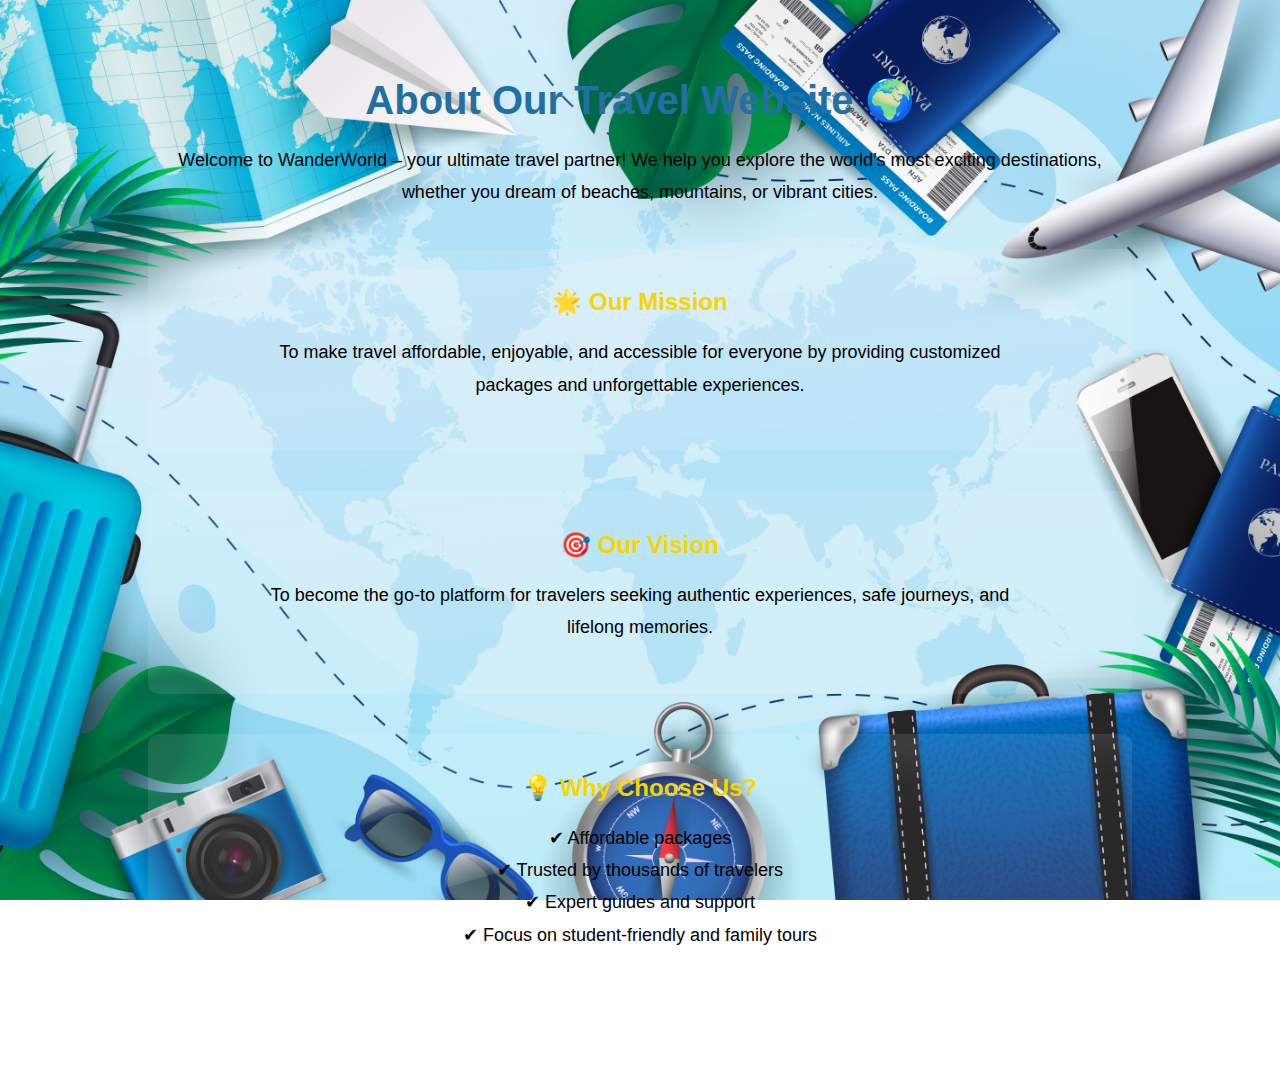
<file: Travel project/about us.html>
<html>
<head>
    <title>About Us - Travel Website</title>
    <style>
        body {
            margin: 0;
            font-family: Arial, sans-serif;
            background-image: url("images/travelimg.jpg");
            background-size: cover;
            background-position: center;
            background-attachment: fixed;
            text-align: center;
        }

        .overlay {
           
            padding: 50px;
            min-height: 100vh;

        }

        h1 {
            font-size: 40px;
            margin-bottom: 20px;
        }

        p {
            font-size: 18px;
            width: 80%;
            margin: 0 auto 30px auto;
            line-height: 1.8;
        }

        .section {
            margin: 40px auto;
            width: 80%;
            background: rgba(255, 255, 255, 0.1);
            padding: 20px;
            border-radius: 10px;
        }

        h2 {
            color: #f9d400; /* golden highlight */
            
        }
    </style>
</head>
<body>
    <div class="overlay">
        <h1 style="color: rgb(35, 111, 163);">About Our Travel Website 🌍</h1>
        <p> 
            Welcome to WanderWorld – your ultimate travel partner!  
            We help you explore the world’s most exciting destinations, whether you dream of beaches, mountains, or vibrant cities.
        </p>

        <div class="section">
            <h2>🌟 Our Mission</h2>
            <p>
                To make travel affordable, enjoyable, and accessible for everyone by providing customized packages and unforgettable experiences.
            </p>
        </div>

        <div class="section">
            <h2>🎯 Our Vision</h2>
            <p>
                To become the go-to platform for travelers seeking authentic experiences, safe journeys, and lifelong memories.
            </p>
        </div>

        <div class="section">
            <h2>💡 Why Choose Us?</h2>
            <p>
                ✔ Affordable packages <br>
                ✔ Trusted by thousands of travelers <br>
                ✔ Expert guides and support <br>
                ✔ Focus on student-friendly and family tours
            </p>
        </div>
    </div>
    
</body>
</html>
</file>
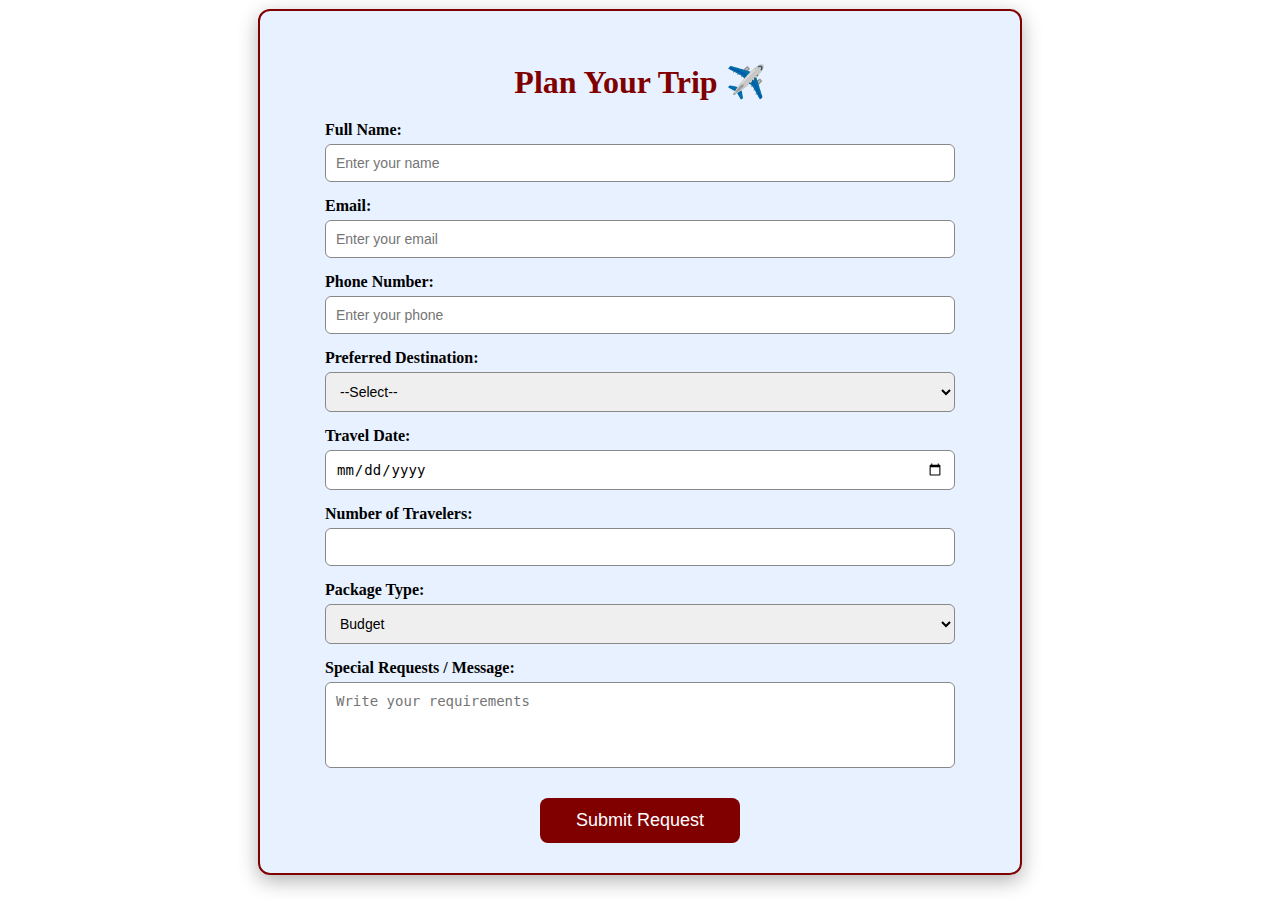
<file: Travel project/contact.html>
<html>
<head>
    <title>Travel Booking Form</title>
    <style>
        body {
            margin: 0;
            height: 100vh;
            display: flex;                      /* Flexbox container */
            justify-content: center;            /* Center horizontally */
            align-items: center;                /* Center vertically */
            font-family: cursive;
            background-image: url("https://img.freepik.com/free-vector/realistic-travel-background-with-elements_52683-77784.jpg?semt=ais_incoming&w=740&q=80");
            background-repeat: no-repeat;
            background-size: cover;
            background-position: center;
            background-attachment: fixed;
        }

        form {

            width: 700px;                       /* Wider box */
            padding: 30px;
            border: 2px solid maroon;
            border-radius: 12px;
            background-color: rgba(230, 240, 255, 0.95);
            box-shadow: 0 6px 20px rgba(0,0,0,0.3);
            text-align: center;
        }

        h1 {
            color: maroon;
            margin-bottom: 20px;
        }

        .form-group {
            display: flex;
            flex-direction: column;             /*Stack label + input */
            margin-bottom: 15px;
            text-align: left;
            width: 90%;
            margin-left: auto;
            margin-right: auto;
        }

        label {
            font-weight: bold;
            margin-bottom: 5px;
        }

        input, select, textarea {
            padding: 10px;
            border-radius: 6px;
            border: 1px solid #888;
            font-size: 14px;
        }

        textarea {
            resize: none;
        }

        button {
            margin-top: 15px;
            padding: 12px 20px;
            border: none;
            border-radius: 8px;
            background-color: maroon;
            color: white;
            cursor: pointer;
            font-size: 18px;
            width: 200px;
        }

        button:hover {
            background-color: rgb(212, 21, 21);
        }
    </style>
</head>
<body>
    <form>
        <h1>Plan Your Trip ✈️</h1>

        <div class="form-group">
            <label for="fullname">Full Name:</label>
            <input type="text" id="fullname" placeholder="Enter your name" required>
        </div>

        <div class="form-group">
            <label for="email">Email:</label>
            <input type="email" id="email" placeholder="Enter your email" required>
        </div>

        <div class="form-group">
            <label for="phone">Phone Number:</label>
            <input type="tel" id="phone" placeholder="Enter your phone" required>
        </div>

        <div class="form-group">
            <label for="destination">Preferred Destination:</label>
            <select id="destination" required>
                <option value="">--Select--</option>
                <option value="paris">Paris</option>
                <option value="uk">London</option>
                <option value="NYC">New York City</option>
                <option value="dubai">Dubai</option>
                <option value="goa">Goa</option>
            </select>
        </div>

        <div class="form-group">
            <label for="date">Travel Date:</label>
            <input type="date" id="date" required>
        </div>

        <div class="form-group">
            <label for="travelers">Number of Travelers:</label>
            <input type="number" id="travelers" min="1" max="20" required>
        </div>

        <div class="form-group">
            <label for="package">Package Type:</label>
            <select id="package">
                <option value="budget">Budget</option>
                <option value="standard">Standard</option>
                <option value="luxury">Luxury</option>
            </select>
        </div>

        <div class="form-group">
            <label for="message">Special Requests / Message:</label>
            <textarea id="message" rows="4" placeholder="Write your requirements"></textarea>
        </div>

        <button type="submit">Submit Request</button>
    </form>
</body>
</html>
</file>
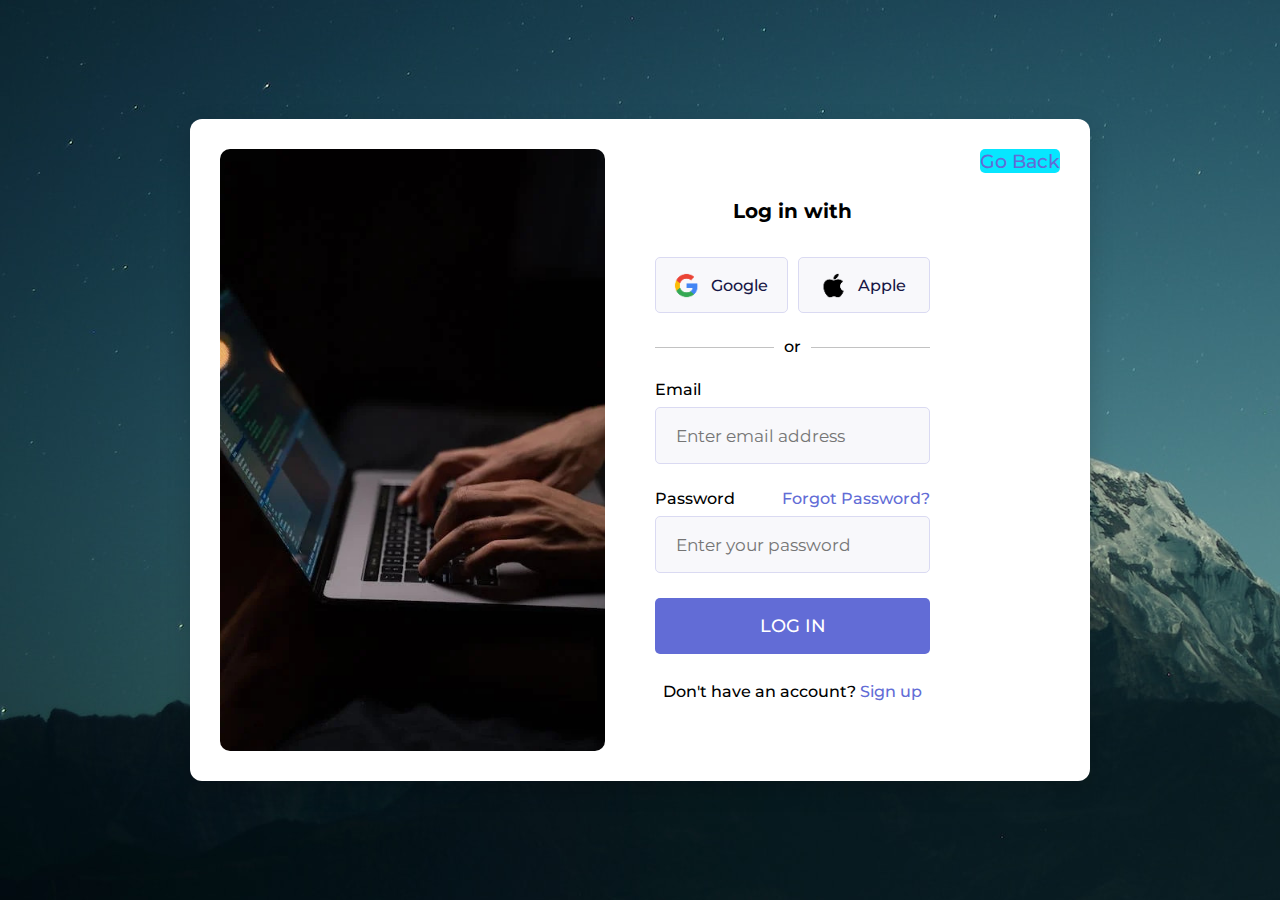
<file: Travel project/login.html>
<!DOCTYPE html>
<!-- Source Codes By CodingNepal - www.codingnepalweb.com -->
<html lang="en">

<head>
    <meta charset="UTF-8" />
    <meta name="viewport" content="width=device-width, initial-scale=1.0" />
    <title>Login Form in HTML and CSS</title>
    <link rel="stylesheet" href="style2.css" />
</head>

<body>
    <div class="login_form">
        <!-- Login form container -->
        <div class="log-img">
            <img src="images/login-img.jpg" alt="login-img">
        </div>
        <form action="#">
            <h3>Log in with</h3>
            <div class="login_option">
                <!-- Google button -->
                <div class="option">
                    <a href="#">
                        <img src="images/google.png" alt="Google" />
                        <span>Google</span>
                    </a>
                </div>
                <!-- Apple button -->
                <div class="option">
                    <a href="#">
                        <img src="images/apple.png" alt="Apple" />
                        <span>Apple</span>
                    </a>
                </div>
            </div>
            <!-- Login option separator -->
            <p class="separator">
                <span>or</span>
            </p>
            <!-- Email input box -->
            <div class="input_box">
                <label for="email">Email</label>
                <input type="email" id="email" placeholder="Enter email address" required />
            </div>
            <!-- Paswwrod input box -->
            <div class="input_box">
                <div class="password_title">
                    <label for="password">Password</label>
                    <a href="#">Forgot Password?</a>
                </div>
                <input type="password" id="password" placeholder="Enter your password" required />
            </div>
            <!-- Login button -->
            <button type="submit">Log In</button>
            <p class="sign_up">Don't have an account? <a href="#">Sign up</a></p>
        </form>
        <span class="goBack">
            <a href="index.html">Go Back</a>
        </span>
    </div>
</body>

</html>
</file>
<file: Travel project/style2.css>
/* Google Fonts Link */
@import url('https://fonts.googleapis.com/css2?family=Montserrat:ital,wght@0,100..900;1,100..900&display=swap');

/* Resetting default styling and setting font-family */
* {
    margin: 0;
    padding: 0;
    box-sizing: border-box;
    font-family: "Montserrat", sans-serif;
}

body {
    width: 100%;
    min-height: 100vh;
    padding: 0 10px;
    display: flex;
    background-image: url("images/hero-bg.jpg");
    justify-content: center;
    align-items: center;
    background-repeat: no-repeat;
    object-fit: cover;
}

/* Login form styling */
.login_form {
    display: flex;
    flex-direction: row;
    align-items: stretch;
    background: #fff;
    border-radius: 12px;
    padding: 30px;
    width: 100%;
    max-width: 900px;
    overflow: hidden;
    box-shadow: 0px 8px 25px rgba(0, 0, 0, 0.15);
}

.log-img {
    flex: 0.7; /* 70% width */
}

.log-img img {
    width: 100%;
    height: 100%;
    object-fit: cover;
    border-radius: 10px;

}
.login_form form {
    flex: 0.5; /* 60% width */
    padding: 50px;
    display: flex;
    flex-direction: column;
    justify-content: center;
}
.login_form h3 {
    font-size: 20px;
    text-align: center;
}

/* Google & Apple button styling */
.login_form .login_option {
    display: flex;
    width: 100%;
    gap: 10px;
    justify-content: space-between;
    align-items: center;
}


.login_form .login_option {
    display: flex;
    /* gap: 12px;   space between */
}

.login_form .login_option .option {
    flex: 1;
    /*each takes equal width */
}

.login_form .login_option .option a {
    height: 56px;
    display: flex;
    justify-content: center;
    align-items: center;
    gap: 12px;
    background: #F8F8FB;
    border: 1px solid #DADAF2;
    border-radius: 5px;
    margin: 34px 0 24px 0;
    text-decoration: none;
    color: #171645;
    font-weight: 500;
    transition: 0.2s ease;
}

.login_form .login_option .option a:hover {
    background: #ededf5;
    border-color: #626cd6;
}

.login_form .login_option .option a img {
    max-width: 25px;
}

.login_form p {
    text-align: center;
    font-weight: 500;
}

.login_form .separator {
    position: relative;
    margin-bottom: 24px;
}

/* Login option separator styling */
.login_form .separator span {
    background: #fff;
    z-index: 1;
    padding: 0 10px;
    position: relative;
}

.login_form .separator::after {
    content: '';
    position: absolute;
    width: 100%;
    top: 50%;
    left: 0;
    height: 1px;
    background: #C2C2C2;
    display: block;
}

form .input_box label {
    display: block;
    font-weight: 500;
    margin-bottom: 8px;
}

/* Input field styling */
form .input_box input {
    width: 100%;
    height: 57px;
    border: 1px solid #DADAF2;
    border-radius: 5px;
    outline: none;
    background: #F8F8FB;
    font-size: 17px;
    padding: 0px 20px;
    margin-bottom: 25px;
    transition: 0.2s ease;
}

form .input_box input:focus {
    border-color: #626cd6;
}

form .input_box .password_title {
    display: flex;
    justify-content: space-between;
    text-align: center;
}

form .input_box {
    position: relative;
}

a {
    text-decoration: none;
    color: #626cd6;
    font-weight: 500;
}

a:hover {
    text-decoration: underline;
}

/* Login button styling */
form button {
    width: 100%;
    height: 56px;
    border-radius: 5px;
    border: none;
    outline: none;
    background: #626CD6;
    color: #fff;
    font-size: 18px;
    font-weight: 500;
    text-transform: uppercase;
    cursor: pointer;
    margin-bottom: 28px;
    transition: 0.3s ease;
}

form button:hover {
    background: #4954d0;
}
.goBack a{
    text-decoration: none;
    background-color: #07e6ff;
    border-radius: 5px;
    font-size: 1.2em;
    max-width: fit-content;
    /* max-height: max-content; */
    height: 25px;
}
.goBack a:hover{
    border-radius: 20px;    
    background-color: #20078e;

}

@media (max-width: 768px) {
    .row {
        flex-direction: column;
        text-align: center;
    }

    .image img {
        max-width: 100%;
    }
}
</file>
